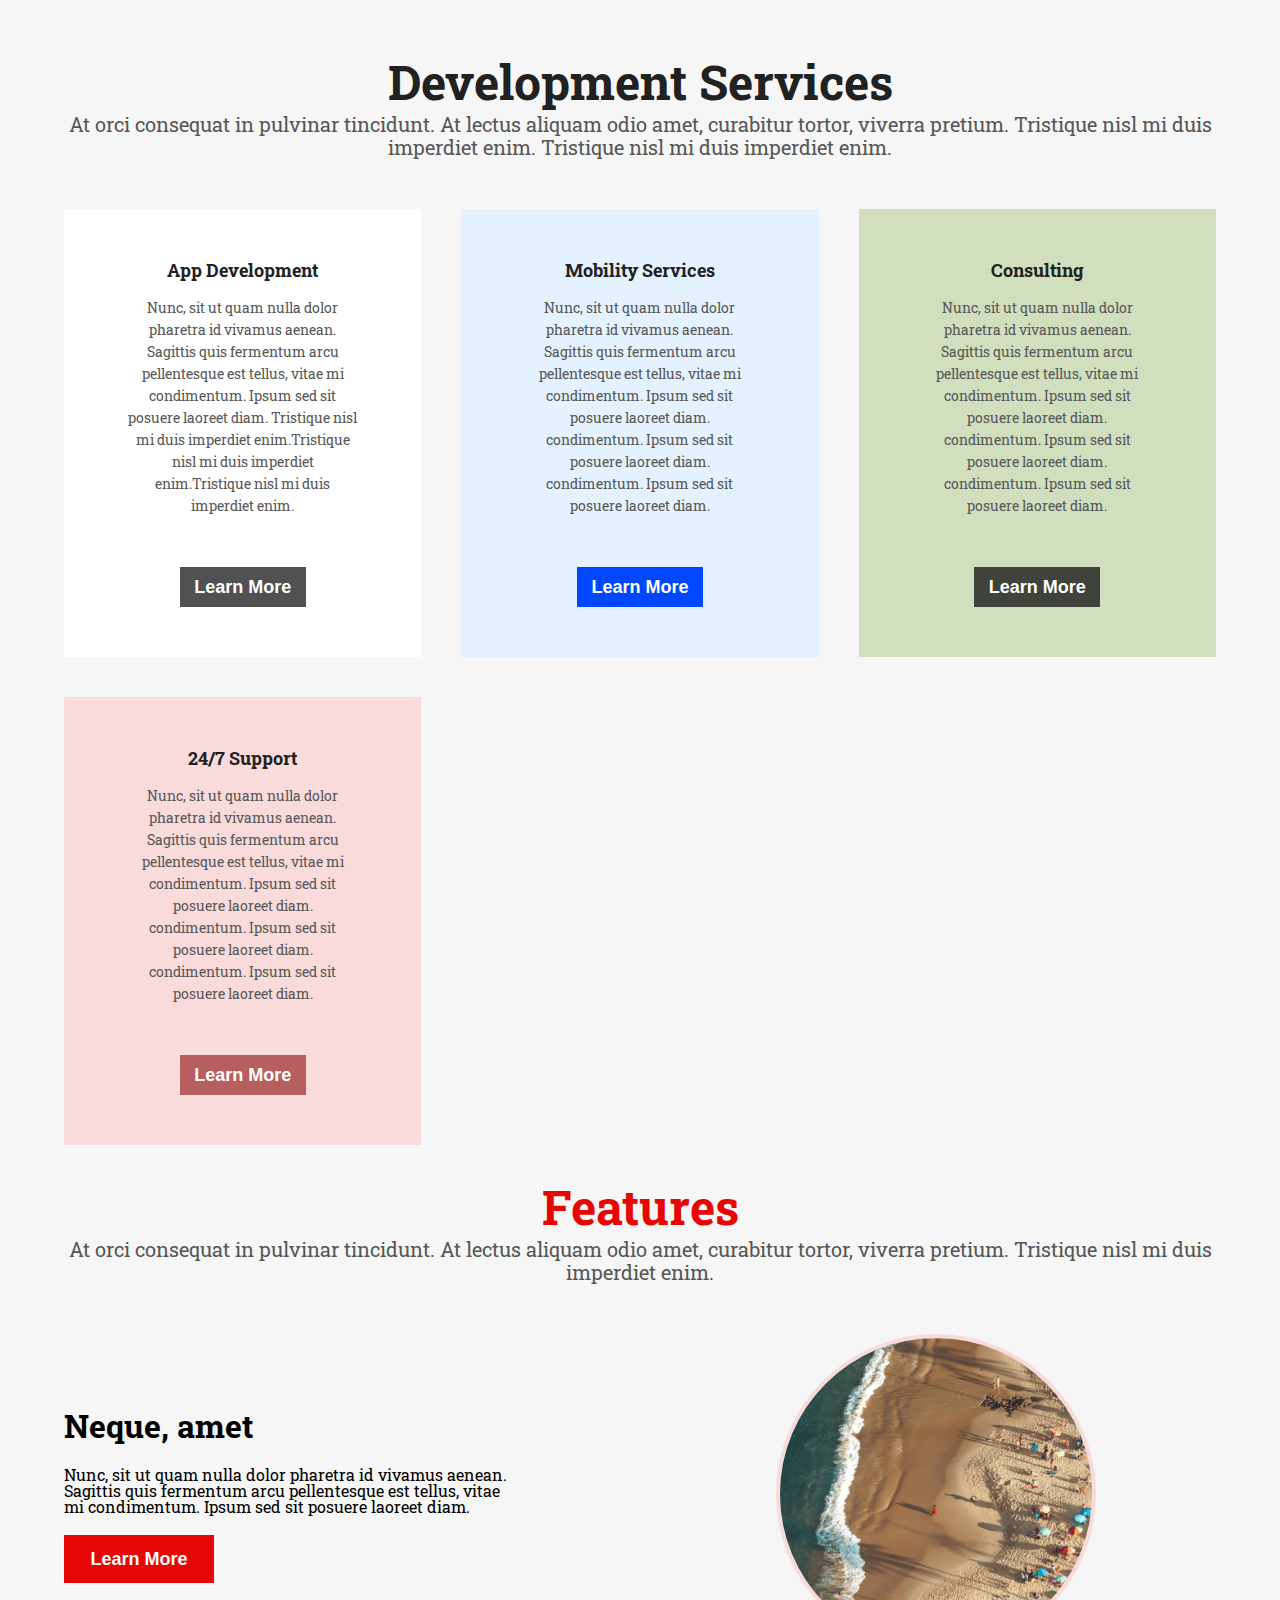
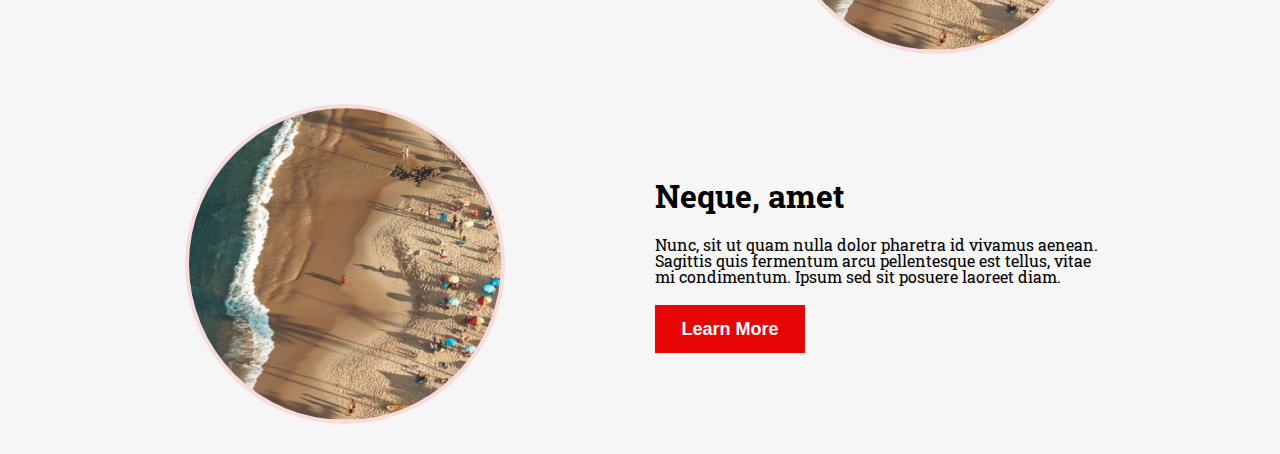
<file: Day1/CSS/bem.html>
<!DOCTYPE html>
<html lang="en">
  <head>
    <meta charset="UTF-8" />
    <meta name="viewport" content="width=device-width, initial-scale=1.0" />
    <!-- <link rel="stylesheet" href="/Day1/CSS/Styles/global.css" /> -->
    <link rel="stylesheet" href="/Day1/CSS/Styles/bem.css" />
    <title>BEM Methodology</title>
  </head>
  <body>
    <div class="bem">
      <section class="services">
        <header class="services__header">
          <h2 class="services__header-heading">Development Services</h2>
          <p class="services__header-paragraph">
            At orci consequat in pulvinar tincidunt. At lectus aliquam odio
            amet, curabitur tortor, viverra pretium. Tristique nisl mi duis
            imperdiet enim. Tristique nisl mi duis imperdiet enim.
          </p>
        </header>
        <div class="services__items">
          <!-- item 1 -->
          <div class="services__items-item">
            <div class="services__items-item-content">
              <h3 class="services__items-item-content-heading">
                App Development
              </h3>
              <p class="services__items-item-content-description">
                Nunc, sit ut quam nulla dolor pharetra id vivamus aenean.
                Sagittis quis fermentum arcu pellentesque est tellus, vitae mi
                condimentum. Ipsum sed sit posuere laoreet diam. Tristique nisl
                mi duis imperdiet enim.Tristique nisl mi duis imperdiet
                enim.Tristique nisl mi duis imperdiet enim.
              </p>
            </div>
            <button class="services__items-item-button">Learn more</button>
          </div>
          <!-- item 2 -->
          <div class="services__items-item">
            <div class="services__items-item-content">
              <h3 class="services__items-item-content-heading">
                Mobility Services
              </h3>
              <p class="services__items-item-content-description">
                Nunc, sit ut quam nulla dolor pharetra id vivamus aenean.
                Sagittis quis fermentum arcu pellentesque est tellus, vitae mi
                condimentum. Ipsum sed sit posuere laoreet diam. condimentum.
                Ipsum sed sit posuere laoreet diam. condimentum. Ipsum sed sit
                posuere laoreet diam.
              </p>
            </div>
            <button class="services__items-item-button">Learn more</button>
          </div>
          <!-- item 3 -->
          <div class="services__items-item">
            <div class="services__items-item-content">
              <h3 class="services__items-item-content-heading">Consulting</h3>
              <p class="services__items-item-content-description">
                Nunc, sit ut quam nulla dolor pharetra id vivamus aenean.
                Sagittis quis fermentum arcu pellentesque est tellus, vitae mi
                condimentum. Ipsum sed sit posuere laoreet diam. condimentum.
                Ipsum sed sit posuere laoreet diam. condimentum. Ipsum sed sit
                posuere laoreet diam.
              </p>
            </div>
            <button class="services__items-item-button">Learn more</button>
          </div>
          <!-- item 4 -->
          <div class="services__items-item">
            <div class="services__items-item-content">
              <h3 class="services__items-item-content-heading">24/7 Support</h3>
              <p class="services__items-item-content-description">
                Nunc, sit ut quam nulla dolor pharetra id vivamus aenean.
                Sagittis quis fermentum arcu pellentesque est tellus, vitae mi
                condimentum. Ipsum sed sit posuere laoreet diam. condimentum.
                Ipsum sed sit posuere laoreet diam. condimentum. Ipsum sed sit
                posuere laoreet diam.
              </p>
            </div>
            <button class="services__items-item-button">Learn more</button>
          </div>
        </div>
      </section>

      <section class="features">
        <header class="features__heading">
          <h2 class="features__heading-heading">Features</h2>
          <p class="features__heading-paragraph">
            At orci consequat in pulvinar tincidunt. At lectus aliquam odio
            amet, curabitur tortor, viverra pretium. Tristique nisl mi duis
            imperdiet enim.
          </p>
        </header>
        <div class="features__items">
          <!-- item 1 -->
          <div class="features__items-item">
            <div class="features__items-item-content">
              <h2 class="features__items-item-content-heading">Neque, amet</h2>
              <p class="features__items-item-content-paragraph">
                Nunc, sit ut quam nulla dolor pharetra id vivamus aenean.
                Sagittis quis fermentum arcu pellentesque est tellus, vitae mi
                condimentum. Ipsum sed sit posuere laoreet diam.
              </p>
              <button class="features__items-item-content-button">
                learn more
              </button>
            </div>
            <div class="features__items-item-image">
              <img
                src="/Day1/CSS/assets/assesment6-1.png"
                alt="feature image 1"
              />
            </div>
          </div>

          <!-- item2 -->
          <div class="features__items-item">
            <div class="features__items-item-content">
              <h2 class="features__items-item-content-heading">Neque, amet</h2>
              <p class="features__items-item-content-paragraph">
                Nunc, sit ut quam nulla dolor pharetra id vivamus aenean.
                Sagittis quis fermentum arcu pellentesque est tellus, vitae mi
                condimentum. Ipsum sed sit posuere laoreet diam.
              </p>
              <button class="features__items-item-content-button">
                learn more
              </button>
            </div>
            <div class="features__items-item-image">
              <img
                src="/Day1/CSS/assets/assesment6-1.png"
                alt="feature image 1"
              />
            </div>
          </div>
        </div>
      </section>
    </div>
  </body>
</html>
</file>
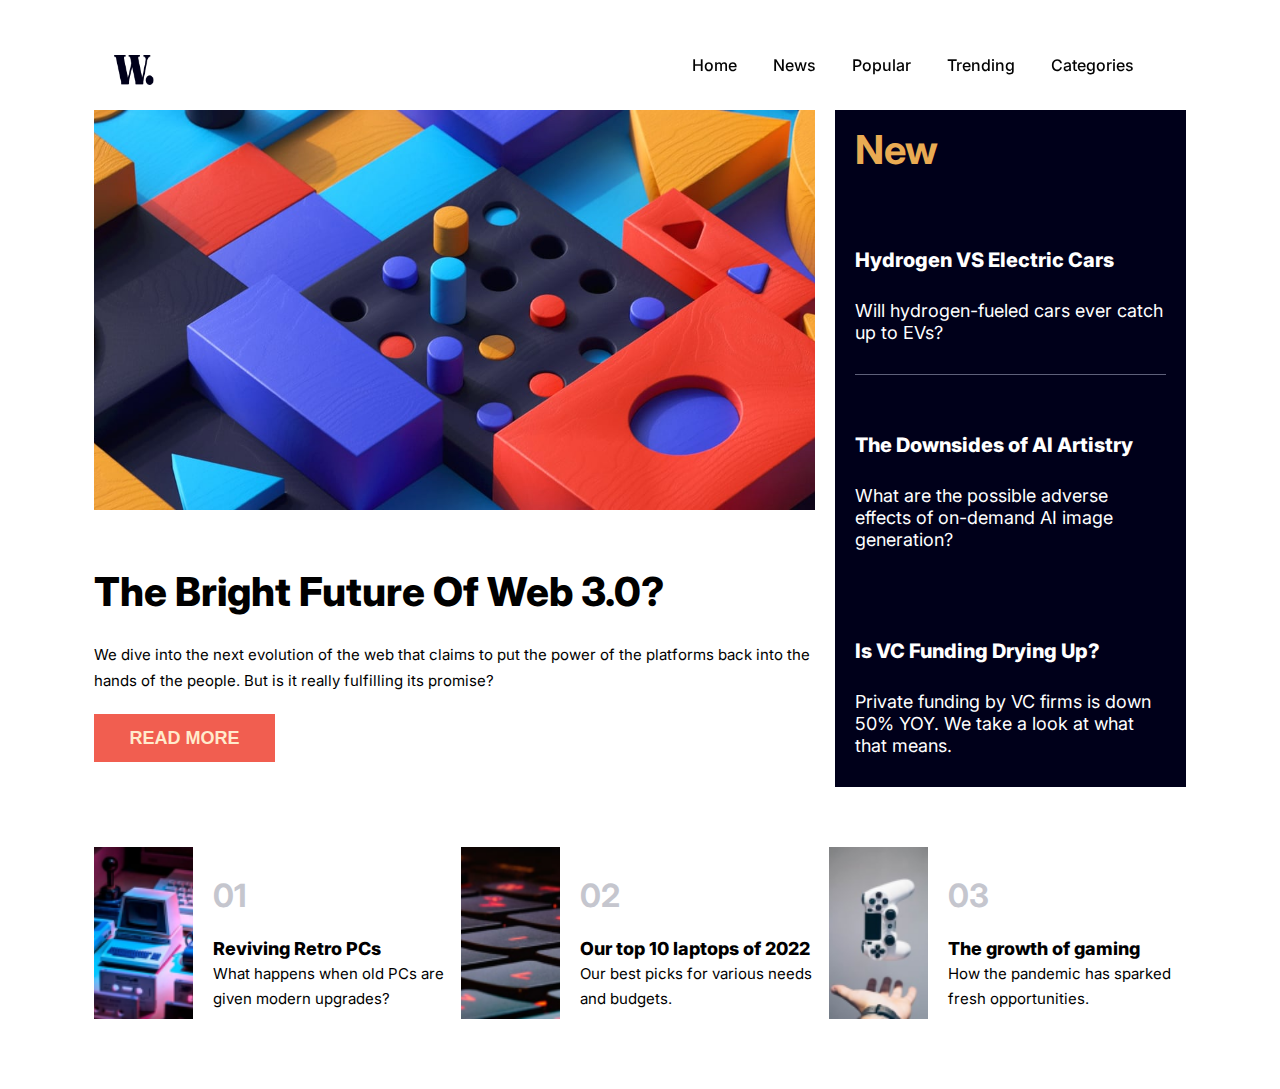
<file: Day1/CSS/landingpage.html>
<!DOCTYPE html>
<html lang="en" dir="ltr">
  <head>
    <meta charset="utf-8" />
    <title>Responsive Navbar</title>
    <meta name="viewport" content="width=device-width, initial-scale=1.0" />
    <link rel="stylesheet" href="/Day1/CSS/Styles/landingpage.css" />
    <!-- Font Awesome Link for Icons -->
    <link
      rel="stylesheet"
      href="https://cdnjs.cloudflare.com/ajax/libs/font-awesome/5.15.3/css/all.min.css"
    />
  </head>

  <body>
    <div class="container">
      <nav class="container__nav">
        <!-- Site logo -->
        <img src="/Day1/CSS/assets/logo/logo.png" alt="logo" />
        <!-- Checkbox for toggling menu -->
        <input type="checkbox" id="check" />

        <!-- Menu icon -->
        <label for="check" class="checkbtn">
          <i class="fas fa-bars"></i>
        </label>

        <!-- Navigation links -->
        <ul class="container__nav__items">
          <div>
            <li class="container__nav__items__child1">
              <input type="checkbox" id="check" />
              <label for="check"
                ><i class="fa fa-times" aria-hidden="true"></i
              ></label>
            </li>
            <li><a class="active" href="#">Home</a></li>
            <li><a href="#">News</a></li>
            <li><a href="#">Popular</a></li>
            <li><a href="#">Trending</a></li>
            <li><a href="#">Categories</a></li>
          </div>
        </ul>
      </nav>
      <section class="web3">
        <!-- image section -->
        <div class="web3__img">
          <img src="/Day1/CSS/assets/images/image4.jpeg" alt="blog image" />
        </div>
        <!-- new section -->
        <div class="web3__new">
          <div class="web__new__items">
            <h2 class="web3__new__heading">New</h2>
            <div class="web3__new__items__item">
              <h2>Hydrogen VS Electric Cars</h2>
              <p>Will hydrogen-fueled cars ever catch up to EVs?</p>
            </div>
            <div class="web3__new__items__item">
              <h2>The Downsides of AI Artistry</h2>
              <p>
                What are the possible adverse effects of on-demand AI image
                generation?
              </p>
            </div>
            <div class="web3__new__items__item">
              <h2>Is VC Funding Drying Up?</h2>
              <p>
                Private funding by VC firms is down 50% YOY. We take a look at
                what that means.
              </p>
            </div>
          </div>
        </div>
        <!-- detail section -->
        <div class="web3__description">
          <h2 class="web3__description__heading">
            The Bright Future of Web 3.0?
          </h2>
          <div class="web3__description__details">
            <p>
              We dive into the next evolution of the web that claims to put the
              power of the platforms back into the hands of the people. But is
              it really fulfilling its promise?
            </p>
            <button class="web3__description__details-button">read more</button>
          </div>
        </div>

        <!-- Listing of the items -->
        <div class="lists">
          <div class="lists__list">
            <div class="lists__list__img">
              <img src="/Day1/CSS/assets/images/image2.png" alt="item image" />
            </div>
            <div class="lists__list__details">
              <h2>01</h2>
              <h3>Reviving Retro PCs</h3>
              <p>What happens when old PCs are given modern upgrades?</p>
            </div>
          </div>
          <div class="lists__list">
            <div class="lists__list__img">
              <img src="/Day1/CSS/assets/images/image3.png" alt="item image" />
            </div>
            <div class="lists__list__details">
              <h2>02</h2>
              <h3>Our top 10 laptops of 2022</h3>
              <p>Our best picks for various needs and budgets.</p>
            </div>
          </div>
          <div class="lists__list">
            <div class="lists__list__img">
              <img src="/Day1/CSS/assets/images/image1.png" alt="item image" />
            </div>
            <div class="lists__list__details">
              <h2>03</h2>
              <h3>The growth of gaming</h3>
              <p>How the pandemic has sparked fresh opportunities.</p>
            </div>
          </div>
        </div>
      </section>
    </div>

    <!-- Section for image -->
    <section></section>
  </body>
</html>
</file>
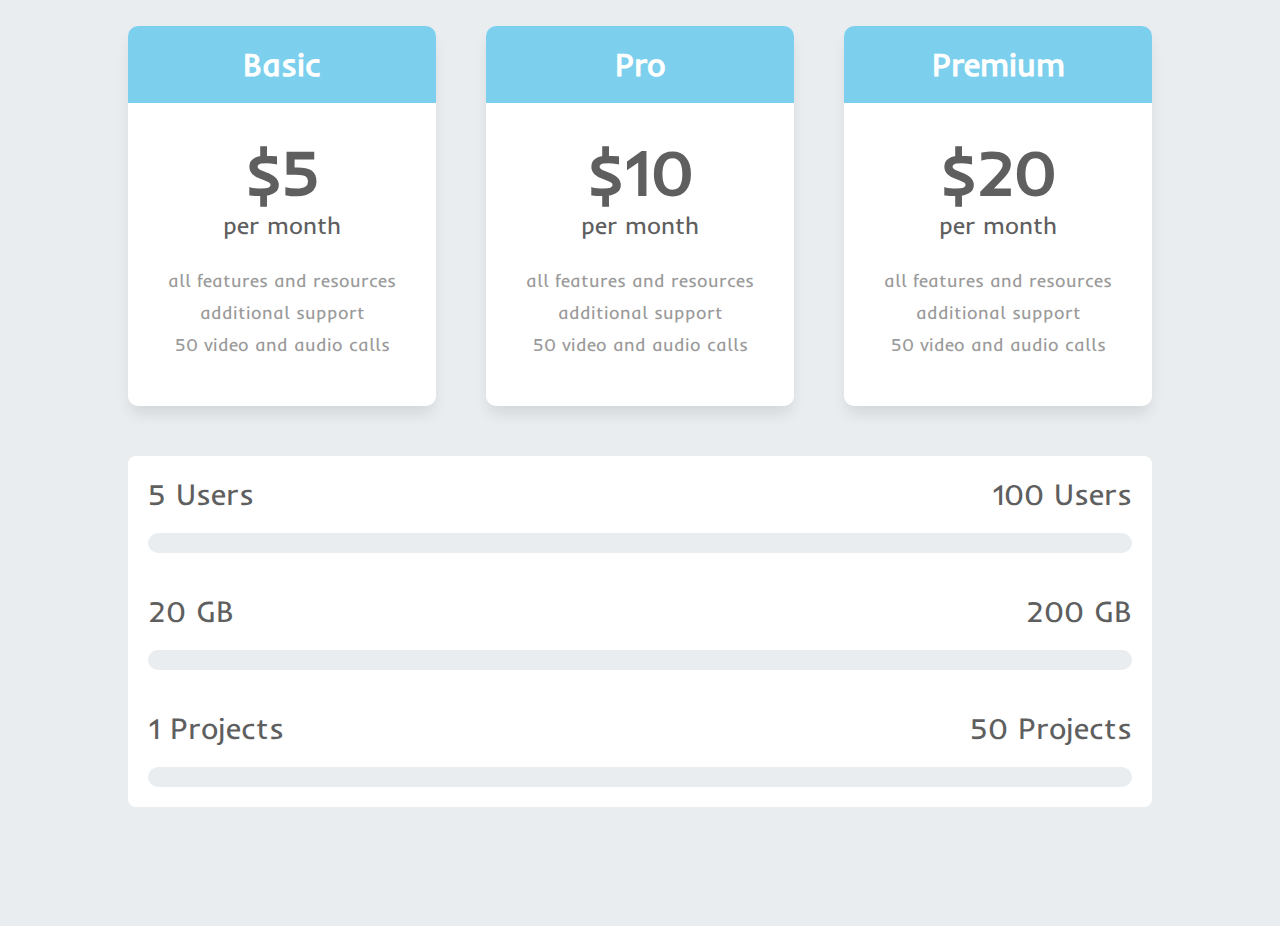
<file: Day1/CSS/plan-card.html>
<!DOCTYPE html>
<html lang="en">
  <head>
    <meta charset="UTF-8" />
    <meta name="viewport" content="width=device-width, initial-scale=1.0" />
    <link rel="stylesheet" href="/Day1/CSS/Styles/plan-card.css" />
    <title>Plan card</title>
  </head>
  <body>
    <div class="plan-card">
      <div class="plan-card__items">
        <div class="plan-card__items__item" id="first-child">
          <h2 class="plan-card__items__item__heading">Basic</h2>
          <div class="plan-card__items__item__price">
            <h2>$5</h2>
            <p>per month</p>
          </div>
          <ul class="plan-card__items__item__features">
            <li>all features and resources</li>
            <li>additional support</li>
            <li>50 video and audio calls</li>
          </ul>
        </div>
        <div class="plan-card__items__item" id="second-child">
          <h2 class="plan-card__items__item__heading">Pro</h2>
          <div class="plan-card__items__item__price">
            <h2>$10</h2>
            <p>per month</p>
          </div>
          <ul class="plan-card__items__item__features">
            <li>all features and resources</li>
            <li>additional support</li>
            <li>50 video and audio calls</li>
          </ul>
        </div>
        <div class="plan-card__items__item" id="third-child">
          <h2 class="plan-card__items__item__heading">Premium</h2>
          <div class="plan-card__items__item__price">
            <h2>$20</h2>
            <p>per month</p>
          </div>
          <ul class="plan-card__items__item__features">
            <li>all features and resources</li>
            <li>additional support</li>
            <li>50 video and audio calls</li>
          </ul>
        </div>
      </div>

      <!-- features section -->
      <div class="plan-card__features">
        <div class="plan-card__features__users">
          <div class="plan-card__features__users-spans">
            <span>5 Users</span>
            <span>100 Users</span>
          </div>
          <div class="plan-card__features__users-progressbar">
            <div class="fill"></div>
          </div>
        </div>
        <div class="plan-card__features__storage">
          <div class="plan-card__features__storage-spans">
            <span>20 GB</span>
            <span>200 GB</span>
          </div>
          <div class="plan-card__features__storage-progressbar">
            <div class="fill"></div>
          </div>
        </div>
        <div class="plan-card__features__projects">
          <div class="plan-card__features__projects-spans">
            <span>1 Projects</span>
            <span>50 Projects</span>
          </div>
          <div class="plan-card__features__projects-progressbar">
            <div class="fill"></div>
          </div>
        </div>
      </div>
    </div>
  </body>
</html>
</file>
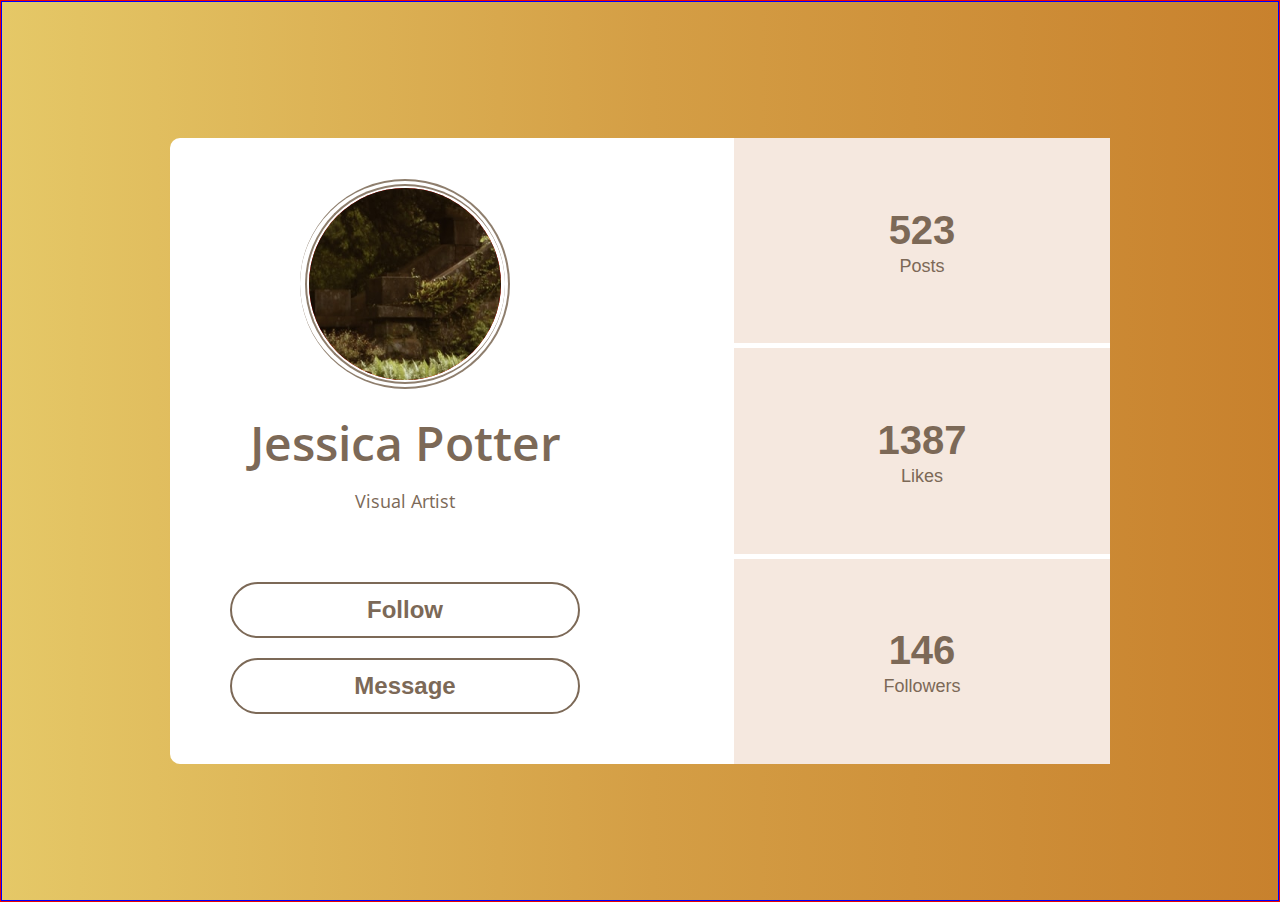
<file: Day1/CSS/profile-card.html>
<!DOCTYPE html>
<html lang="en">
  <head>
    <meta charset="UTF-8" />
    <meta name="viewport" content="width=device-width, initial-scale=1.0" />
    <title>Profile Card</title>
    <link rel="stylesheet" href="/Day1/CSS/Styles/profile-card.css" />
  </head>
  <body>
    <div class="profile-card">
      <div class="profile-card__profile">
        <div class="profile-card__profile__left">
          <div class="profile-card__profile__left-image-container">
            <div class="profile-card__profile__left-image__image-border3">
              <img
                src="/Day1/CSS/assets/assesment6-2.png"
                alt="profile image"
              />
            </div>
            <div class="profile-card__profile__left-image"></div>
            <div class="profile-card__profile__left-image__image"></div>
          </div>
          <div class="profile-card__profile__left-bio">
            <h2 class="profile-card__profile__left-heading">Jessica Potter</h2>
            <p class="profile-card__profile__left-description">Visual Artist</p>
          </div>
          <div class="profile-card__profile__left-socials">
            <button class="profile-card__profile__left-socials__follow">
              follow
            </button>
            <button class="profile-card__profile__left-socials__message">
              message
            </button>
          </div>
        </div>
        <div class="profile-card__profile__right">
          <button class="profile-card__profile__right__posts">
            523
            <p>posts</p>
          </button>
          <button class="profile-card__profile__right__likes">
            1387
            <p>likes</p>
          </button>
          <button class="profile-card__profile__right__followers">
            146
            <p>followers</p>
          </button>
        </div>
      </div>
    </div>
  </body>
</html>
</file>
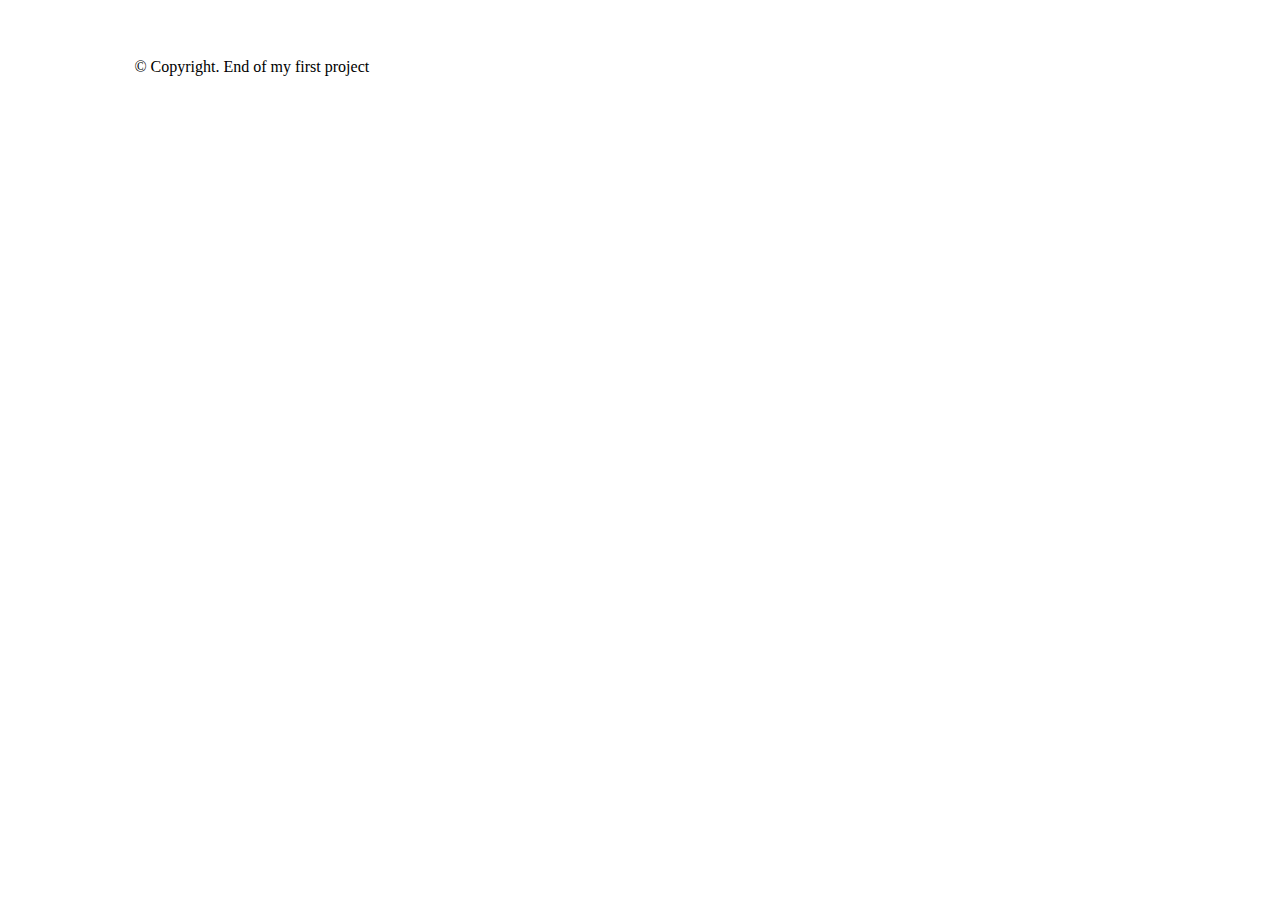
<file: Day1/HTML/Footer/Footer.html>
<!DOCTYPE html>
<html lang="en">
  <head>
    <meta charset="UTF-8" />
    <meta name="viewport" content="width=device-width, initial-scale=1.0" />
    <title>Document</title>
  </head>
  <body>
    <p style="width: 80%;margin: auto; padding: 50px 0px;">© Copyright. End of my first project</p>
  </body>
</html>
</file>
<file: Day1/CSS/Styles/global.css>
@import url("https://fonts.googleapis.com/css2?family=Inter:ital,opsz,wght@0,14..32,100..900;1,14..32,100..900&family=Montserrat:ital,wght@0,100..900;1,100..900&display=swap");
@import url("https://fonts.googleapis.com/css2?family=Inter:ital,opsz,wght@0,14..32,100..900;1,14..32,100..900&family=Montserrat:ital,wght@0,100..900;1,100..900&family=Roboto+Slab:wght@100..900&display=swap");
@import url("https://fonts.googleapis.com/css2?family=Inder&family=Inter:ital,opsz,wght@0,14..32,100..900;1,14..32,100..900&family=Montserrat:ital,wght@0,100..900;1,100..900&family=Roboto+Slab:wght@100..900&display=swap");
@import url("https://fonts.googleapis.com/css2?family=Inder&family=Inter:ital,opsz,wght@0,14..32,100..900;1,14..32,100..900&family=Montserrat:ital,wght@0,100..900;1,100..900&family=Open+Sans:ital,wght@0,300..800;1,300..800&family=Roboto+Slab:wght@100..900&display=swap");

*,
::before,
::after {
  padding: 0px;
  margin: 0px;
  box-sizing: border-box;
  font-size: 18px;
  line-height: 22px;
}

:root {
  --white-color: #ffffff;
  --black-color: #000000;
  /* landing page */
  --dark-blue: #00001a;
  --hover-color: #e9ab53;
  --breakdown-color: #5e607a;
  --button-color: #f15e50;
  --text-color: #ffebcc;

  /* end of landing page */

  /* price card */
  --background-grey: #e9edef;
  --progressbar-color: transparent;
  /* end of price card */
  --red-color: #e70606;
  --profile-card-color: #7c6957;
  --grey-color: #d9d9d9;
  --background-color: #3a3a3a;
  --lightgrey-color: #575757;
  --title-color: #212121;
  --muted-blue: #e4f2ff;
  --green-blue: #d1dfbf;
  --light-pink: #f9dbdb;
  --second-button-color: #0047ff;
  --first-button-color: #515151;
  --third-button-color: #40433c;
  --fourth-button-color: #b75f5f;

  /* profile card color */

  --profile-btn-bg-primary-color: #f5e8df;
  --profile-btn-bg-hover-color: #cbbfb6;
}

/* styles for assesment 6 */

.container {
  min-height: 100vh;
  width: 100vw;
  overflow: hidden;
  font-family: "Inter", sans-serif;

  h2 {
    padding: 30px 0px;
    font-size: 28px;
  }

  /* assesment 1 */
  .assesment1 {
    border: 1px solid red;
    border-radius: 10px;
    padding: 20px;
    list-style: none;

    li {
      line-height: 30px;
      /* using :hover selector for li */
      &:hover {
        text-decoration: underline;
      }
    }

    /* selecting form input field in focus mode */

    input:focus {
      outline: none;
      border: 1px solid blue;
      padding: 10px;
      width: 50%;
    }

    /* disabled button */
    button {
      padding: 10px;
      text-transform: capitalize;
    }
    button:disable {
      opacity: 0.8;
    }
    /* apart form this, we can use so many other form selectors based on their validaton status such as  */
    /* input:valid {
      border: 2px solid green;
    }

    input:invalid {
      border: 2px solid red;
    } */

    /* Level 4 Selectors: */

    /*  :is() — A function that matches any selector passed to it.
        :where() — Similar to :is(), but with zero specificity.
        :not() — Negates a selector.
          Example:

                :is(h1, h2, h3) {
                 color: blue;
                 }
                  a:not([href]) {
                  color: gray;
                     }
        } */
  }

  /* assesment 2 */
  .padding {
    border: 1px solid red;
    border-radius: 10px;
    /* regular padding example */
    .regular {
      padding-top: 20px;
      padding-left: 10px;
      padding-bottom: 30px;
      padding-right: 50px;
    }

    /* logical padding example */
    .logical {
      padding-inline: 50px;
      padding-block: 40px;
    }
  }

  /* assesment 3 */
  .box-sizing {
    /* border: 1px solid red; */
    display: flex;
    flex-direction: column;
    gap: 20px;

    .content-box {
      width: 200px;
      border: 10px solid black;
      padding: 20px;
      box-sizing: content-box;
      /* width = 200px + 10px + 20px*/
    }

    .border-box {
      width: 200px;
      padding: 20px;
      border: 10px solid black;
      box-sizing: border-box;
      /* width = 200px */
    }
  }

  /* assesment 5 */
  .inline-block-wrapper {
    height: 200px;
    width: 100%;
    /* by setting the font-size: 0; we can remove the whitespace between two inline-block element */
    font-size: 0;

    .inline,
    .block {
      background-color: green;
      /* border: 1px solid red; */
      display: inline-block;
      width: 200px;
      height: 200px;
      padding: 20px;
      font-size: 20px;
      color: var(--white-color);
      text-transform: capitalize;
    }
  }

  /* assesment 6 */
  .d-flex {
    display: flex;
    flex-direction: column;
    gap: 50px;
    font-family: "Roboto Slab", serif;

    .img-left,
    .img-right {
      display: flex;
      flex-direction: column;
      gap: 30px;
      align-items: center;

      div.desc {
        order: 1;
        padding: 0px 15px;
      }

      .img-wrapper {
        height: 275px;
        width: 100%;
        overflow: hidden;
        order: 2;
        img {
          height: auto;
          object-fit: cover;
          object-position: top;
        }
      }

      div > h2 {
        font-size: 28px;
        font-weight: 600;
      }
      div > p {
        font-size: 18px;
        line-height: 24px;
      }
    }
  }

  /* assesment 7 */

  .d-grid {
    padding: 0px 10px;
    min-height: 100vh;
    width: 100%;
    display: grid;
    grid-template-columns: repeat(5, 1fr);
    gap: 20px;

    header,
    footer {
      background-color: var(--black-color);

      p,
      h3 {
        color: var(--white-color);
        text-align: center;
        padding: 10px;
        font-weight: 600;
        font-size: 18px;
      }
    }

    aside.left,
    nav,
    main {
      background-color: var(--grey-color);
      color: var(--black-color);
      font-weight: 600;
    }

    aside.left,
    nav,
    main,
    footer,
    aside.right,
    header {
      display: flex;
      justify-content: center;
      align-items: center;
      text-align: center;
      font-weight: 600;
    }

    header {
      order: 1;
      grid-column: 1 / span 5;
      text-align: center;
    }

    nav {
      order: 2;
      grid-column: 1 / span 5;
    }
    main {
      order: 3;
      grid-column: 1 / span 5;
      grid-row: 3 / span 7;
    }
    aside.right {
      order: 4;
      background-color: #755e7b;
      color: var(--white-color);
      text-align: center;
      grid-column: 1 / span 5;
    }
    aside.left {
      order: 5;
      grid-column: 1 / span 5;
    }
    footer {
      order: 6;
      grid-column: 1 / span 5;
    }
  }

  /* assesment 9 */

  .check-list-wrapper {
    padding: 0px 10px;
    min-height: 40vh;
    height: 100%;

    ul {
      height: 100%;
      /* removing the default listing style so that we can add it through pseudo class  */
      list-style: none;
      display: flex;
      flex-direction: column;
      gap: 20px;

      li::before {
        content: "\2713";
        background-color: var(--black-color);
        color: var(--white-color);
        height: 10px;
        width: 10px;
        padding: 5px;
        margin-right: 10px;
        border-radius: 100%;
        font-size: 14px;
      }
      li:hover {
        text-decoration: underline;
      }
    }
  }

  /* assesment  10*/
  .clamp-wrapper {
    padding: 0px 10px;
    .clamp {
      h2 {
        font-size: clamp(2rem, 2.5vw, 4rem);
      }
      p {
        font-size: clamp(1rem, 1.2vw, 2rem);
        line-height: 2rem;
      }
    }
    .min-max {
      margin-top: 30px;

      h2 {
        font-size: clamp(1rem, 2.5vw, 2rem);
        line-height: 2rem;
      }
      p {
        border: 1px solid red;
        padding: 10px;
        width: max(320px, 90%);
        font-size: clamp(1rem, 1.2vw, 2rem);
        line-height: 2rem;
      }
    }
  }

  /* assesment 11 */
  .animated-shape {
    width: 200px;
    height: 200px;
    background-color: #3498db;
    margin: 50px auto;
    animation: morphShape 3s infinite alternate;
  }

  /* assesment 12 */
  .tooltip-wrapper {
    .tooltip-container {
      display: flex;
      align-items: center;
      justify-content: center;
      gap: 100px;
      padding: 50px 0px;
      position: relative;

      .icons:hover {
        .warning-tooltip,
        .fingerprint-tooltip,
        .cow-tooltip {
          opacity: 1;
          pointer-events: auto;
          top: -20px;
        }
      }

      #fingerprint:hover {
        fill: red;
        cursor: pointer;
      }

      .icons {
        .warning-tooltip,
        .fingerprint-tooltip,
        .cow-tooltip {
          padding: 10px 20px;
          margin-bottom: 10px;
          border-radius: 4px;
          width: 150px;
          text-align: center;
          position: absolute;
          top: 0px;
          color: var(--white-color);
          opacity: 0;
          pointer-events: none;
          font-weight: 800;
          transition: all 0.4s cubic-bezier(0.68, -0.55, 0.265, 1.55);
        }
        .warning-tooltip {
          background-color: var(--black-color);
        }
        .fingerprint-tooltip {
          background-color: red;
        }
        .cow-tooltip {
          background-color: var(--black-color);
        }
      }

      .background-image {
        height: 24px;
        width: 24px;
        background-image: url("/Day1/CSS/assets/icons/animal.png");
        background-size: contain;
        background-repeat: no-repeat;

        &:hover {
          cursor: pointer;
        }
      }

      .tooltip-icon:hover {
        cursor: pointer;
      }
    }
  }
}

@keyframes morphShape {
  0% {
    border-radius: 100%;
    transform: scale(0.2);
    background-color: lightgreen;
  }
  50% {
    border-radius: 50%;
    background-color: grey;
  }
  100% {
    border-radius: 0;
    background-color: pink;
  }
}

@media screen and (min-width: 576px) {
  .container {
    .d-grid {
      aside.left {
        order: 3;
        grid-row: 3 / span 7;
        grid-column: 1;
      }
      main {
        order: 4;
        grid-column: 2 / span 4;
      }
      aside.right {
        order: 6;
        grid-column: 5;
      }
      footer {
        order: 5;
        grid-column: 1 / span 4;
      }
    }
  }
}

@media screen and (min-width: 768px) {
  .container {
    padding: 30px;
    .d-flex {
      width: 1290px;
      margin: auto;

      .img-left,
      .img-right {
        flex-direction: row;
        overflow: hidden;

        .img-wrapper {
          height: 380px;
          overflow: hidden;

          img {
            height: 100%;
            width: 100%;
          }
        }

        div > h2 {
          font-size: 40px;
          line-height: 40px;
        }
        div > p {
          font-size: 20px;
        }
      }

      .img-left {
        .img-wrapper {
          order: 1;
        }
        div.desc {
          order: 2;
        }
      }
    }
  }
}

@media screen and (min-width: 1200px) {
  .container {
    .d-grid {
      aside.left {
        order: 2;
        grid-row: 2 / span 8;
      }

      nav {
        order: 3;
        grid-column: 2 / 5;
      }

      main {
        order: 5;
        grid-column: 2 / 5;
      }

      aside.right {
        order: 4;
        grid-row: 2 / span 8;
      }
      footer {
        order: 6;
        grid-column: 1 / 6;
      }
    }
  }
}
</file>
<file: Day1/CSS/Styles/bem.css>
/* @import url("./global.css"); */
@import url("/Day1/CSS/Styles/global.css");

body {
  border: var(--black-color);
  background-color: #f6f6f6;
  font-family: "Roboto Slab", serif;
}

.bem {
  min-height: 100vh;
  height: 100%;
  width: 90%;
  margin: auto;

  .services {
    height: fit-content;
    display: flex;
    flex-direction: column;
    align-items: center;
    justify-content: center;
    gap: 50px;
    margin-top: 50px;

    .services__header {
      width: 100%;
      text-align: center;

      .services__header-heading {
        font-size: 48px;
        font-weight: 700;
        line-height: 63px;
        text-transform: capitalize;
        color: var(--title-color);
      }
      .services__header-paragraph {
        font-weight: 400;
        font-size: 20px;
        line-height: 23px;
        color: var(--lightgrey-color);
      }
    }

    .services__items {
      width: 100%;
      display: grid;
      height: fit-content;
      grid-template-columns: repeat(1, 1fr);
      gap: 40px;

      .services__items-item {
        /* border: 1px solid red; */
        display: flex;
        flex-direction: column;
        align-items: center;
        justify-content: space-between;
        gap: 50px;
        text-align: center;
        padding: 50px 20px;

        .services__items-item-content {
          padding: 0px 40px;

          .services__items-item-content-heading {
            color: var(--title-color);
            font-size: 18px;
            font-weight: 700;
            line-height: 23px;
            padding-bottom: 15px;
          }
          .services__items-item-content-description {
            font-size: 14px;
            color: var(--lightgrey-color);
            line-height: 22px;
            font-weight: 400;
          }
        }
        .services__items-item-button {
          width: fit-content;
          height: 40px;
          width: 126px;
        }

        &:first-child,
        &:nth-child(2),
        &:nth-child(3),
        &:nth-child(4) {
          .services__items-item-button {
            color: var(--white-color);
            font-weight: 700;
            border: none;
            text-transform: capitalize;
          }
        }

        &:first-child {
          background-color: var(--white-color);

          .services__items-item-button {
            background-color: var(--first-button-color);
            color: var(--white-color);
            font-weight: 700;
            border: none;
          }
        }
        &:nth-child(2) {
          background-color: var(--muted-blue);

          .services__items-item-button {
            background-color: var(--second-button-color);
          }
        }
        &:nth-child(3) {
          background-color: var(--green-blue);
          .services__items-item-button {
            background-color: var(--third-button-color);
          }
        }
        &:nth-child(4) {
          background-color: var(--light-pink);

          .services__items-item-button {
            background-color: var(--fourth-button-color);
          }
        }
      }
    }
  }

  .features {
    height: fit-content;
    display: flex;
    flex-direction: column;
    align-items: center;
    justify-content: center;
    margin-top: 30px;
    gap: 50px;

    .features__heading {
      width: 100%;
      text-align: center;
      .features__heading-heading {
        font-size: 48px;
        font-weight: 700;
        line-height: 63px;
        text-transform: capitalize;
        color: var(--red-color);
      }

      .features__heading-paragraph {
        font-weight: 400;
        font-size: 20px;
        line-height: 23px;
        color: var(--lightgrey-color);
      }
    }

    .features__items {
      display: flex;
      flex-direction: column;
      align-items: center;
      justify-content: center;
      gap: 50px;
      padding-bottom: 30px;

      .features__items-item {
        display: grid;
        grid-template-columns: repeat(1, 1fr);
        gap: 30px;
        align-items: center;
        justify-content: center;

        .features__items-item-content {
          text-align: center;
          order: 2;
          .features__items-item-content-heading {
            font-size: 32px;
            font-weight: 700;
            line-height: 42px;
          }
          .features__items-item-content-paragraph {
            font-size: 16px;
            font-weight: 400;
            line-height: 16px;
            padding-top: 20px;
          }
          .features__items-item-content-button {
            height: 48px;
            width: 150px;
            margin-top: 20px;
            text-transform: capitalize;
            border: none;
            background-color: var(--red-color);
            color: var(--white-color);
            font-weight: 700;
          }
        }

        .features__items-item-image {
          border: 4px solid #f9dbdb;
          order: 1;
          width: 250px;
          height: 250px;
          overflow: hidden;
          margin: auto;

          border-radius: 100%;
          img {
            object-fit: cover;
            height: 100%;
            width: 100%;
          }
        }
      }
    }
  }
}

@media screen and (min-width: 768px) {
  .bem {
    .services {
      .services__items {
        grid-template-columns: repeat(2, 1fr);
      }
    }

    .features {
      .features__items {
        .features__items-item {
          grid-template-columns: repeat(2, 1fr);
          .features__items-item-content {
            text-align: start;
            padding-right: 20%;
          }
          .features__items-item-image {
            height: 320px;
            width: 320px;
          }

          &:first-child {
            .features__items-item-content {
              order: 1;
            }
            .features__items-item-image {
              order: 2;
            }
          }
        }
      }
    }
  }
}

@media screen and (min-width: 1024px) {
  .bem {
    .services {
      .services__items {
        grid-template-columns: repeat(3, 1fr);
      }
    }
    .features {
      .features__items {
        .features__items-item {
          .features__items-item-image {
            height: 320px;
            width: 320px;
          }
        }
      }
    }
  }
}

@media screen and (min-width: 1440px) {
  .bem {
    .services {
      .services__items {
        grid-template-columns: repeat(4, 1fr);
      }
    }
  }
}
</file>
<file: Day1/CSS/Styles/landingpage.css>
@import url("./global.css");

/* Google Fonts Link */
@import url("https://fonts.googleapis.com/css2?family=Montserrat:ital,wght@0,100..900;1,100..900&display=swap");

body {
  font-family: "Montserrat", sans-serif;
}
.container {
  /* border: 1px solid red; */
  width: 90%;
  margin: auto;
}
nav.container__nav {
  /* background: #0082e6; */
  height: 80px;
  width: 100%;
  display: flex;
  align-items: center;
  justify-content: space-between;

  img {
    padding-left: 20px;
    height: 30px;
    width: 60px;
  }
}

.container__nav .container__nav__items li a {
  color: white;
  font-size: 17px;
  padding: 7px 13px;
  border-radius: 3px;
  text-transform: capitalize;
  font-weight: 500;
  color: #5e607a;
}

a.active,
a:hover {
  background: #1b9bff;
  transition: 0.5s;
}

.checkbtn {
  font-size: 22px;
  color: var(--black-color);
  float: right;
  line-height: 80px;
  margin-right: 30px;
  cursor: pointer;
  display: none;
}

#check {
  display: none;
}

/* responsiveness */
.checkbtn {
  display: block;
}

.container__nav__items {
  position: fixed;
  width: 100%;
  height: 100vh;
  background: var(--black-color);
  top: 0px;
  right: -100%;
  transition: all 0.5s;
  z-index: 99;
  opacity: 0.99;
  padding: 20%;

  div {
    background-color: var(--white-color);
    color: var(--black-color);
    height: 100%;
    width: 100%;
    position: fixed;
    padding-left: 10px;
    top: 0;
    opacity: 1;
  }
}

.container__nav .container__nav__items li {
  display: block;
  margin: 40px 0;
  line-height: 30px;
}

.container__nav__items .container__nav__items__child1 {
  text-align: end;
  display: flex;

  padding-right: 95px;
  padding-bottom: 50px;

  label {
    background-color: #f15e50;
    color: var(--white-color);
    padding: 10px 15px;
    border-radius: 100%;
  }
}
.container__nav .container__nav__items li a {
  font-size: 20px;
  color: var(--black-color);
  list-style: none;
  text-decoration: none;
}

a:hover,
a.active {
  background: none;
  color: #0082e6;
}

#check:checked ~ .container__nav__items {
  right: 0;
}

.container__nav .container__nav__items li a {
  font-size: 16px;
}

/* web3.0 */
.web3 {
  display: flex;
  flex-direction: column;

  .web3__img {
    overflow: hidden;
    height: 300px;
    width: 343px;
    order: 1;

    img {
      height: 100%;
      width: 100%;
      object-fit: cover;
      object-position: top;
    }
  }

  /* New section styles */
  .web3__new {
    order: 4;
    .web3__new__heading {
      color: var(--hover-color);
      font-weight: 700;
      font-size: 40px;
      line-height: 40px;
      padding: 20px 20px;
    }
    .web__new__items {
      display: flex;
      flex-direction: column;
      background-color: var(--dark-blue);
      /* gap: 10px; */

      .web3__new__items__item {
        margin: 0px 20px;
        display: flex;
        flex-direction: column;
        padding: 20px 0px;

        h2 {
          font-size: 20px;
          font-weight: 800;
          line-height: 40px;
          color: var(--white-color);
          &:hover {
            color: var(--hover-color);
            transition: all 500ms ease-in-out;
          }
        }
        p {
          color: var(--white-color);
          font-weight: 400;
          margin-top: -10px;
          margin-bottom: 10px;
        }
        &:first-child,
        &:nth-child(2) {
          border-bottom: 1px solid var(--breakdown-color);
        }
      }
    }
  }

  /* the bright future of web 3.0 */
  .web3__description {
    order: 2;
    .web3__description__heading {
      font-size: 40px;
      line-height: 40px;
      font-weight: 800;
      text-transform: capitalize;
      color: var(--dark-bluek);
    }
    .web3__description__details {
      p {
        font-weight: 400;
        font-size: 15px;
        line-height: 26px;
        letter-spacing: 0.2%;
        margin-bottom: 20px;
      }
      button {
        height: 48px;
        width: 181px;
        text-transform: uppercase;
        font-weight: 700;
        background-color: var(--button-color);
        border: none;
        color: var(--text-color);

        &:hover {
          background-color: var(--dark-blue);
          transition: all 500ms ease-in-out;
        }
      }
    }
  }

  /* lists */
  .lists {
    display: flex;
    flex-direction: column;
    gap: 30px;
    padding: 40px 0px;
    order: 3;

    .lists__list {
      display: grid;
      grid-template-columns: repeat(3, 1fr);
      align-items: center;
      gap: 10px;

      .lists__list__img {
        grid-column: 1;
        overflow: hidden;
        height: 172px;
        width: 100px;

        img {
          object-fit: cover;
          object-position: top;
          height: 100%;
          width: 100%;
        }
      }

      .lists__list__details {
        grid-column: 2 / span 3;
        h2 {
          color: #c5c6ce;
          font-weight: 700;
          font-size: 32px;
        }
        h3 {
          font-size: 18px;
          font-weight: 800;
          line-height: 24px;
        }
        p {
          font-size: 15px;
          font-weight: 400;
          line-height: 25px;
        }
      }
    }
  }
}

@media screen and (min-width: 375px) {
  .web3 {
    .web3__img {
      width: 100%;
      height: 300px;
    }
  }
}

@media screen and (min-width: 460px) {
  .container__nav__items {
    padding-left: 10%;
  }
}

@media screen and (min-width: 768px) {
  .checkbtn {
    display: none;
  }
  .container__nav__items {
    display: flex;
    align-items: center;
    height: fit-content;
    div {
      background-color: transparent;
      height: fit-content;
      margin-top: 40px;
      display: flex;
      justify-content: flex-end;
      right: 10%;
      /* border: 1px solid red; */
    }
  }

  .container__nav .container__nav__items li {
    display: inline-block;
    align-items: center;
    justify-content: flex-end;
    line-height: 50px;
    margin: 0 5px;
  }
  .container__nav__items .container__nav__items__child1 {
    display: none;
    background-color: transparent;
    padding: 0px;
    display: none;

    label {
      padding: 0px;
      display: none;
      background-color: transparent;
    }
  }

  /* web 3 */
  .web3 {
    display: grid;
    grid-template-columns: repeat(3, 1fr);
    gap: 20px;

    .web3__img {
      order: 1;
      grid-column: 1 / span 2;
      height: 400px;
    }

    .web3__new {
      order: 2;
      grid-column: 3;
      grid-row: 1 / span 3;
    }
    .web3__description {
      order: 3;
      grid-column: 1 / span 2;
      grid-row: 2 / 4;
    }
    .lists {
      order: 4;
      display: grid;
      grid-template-columns: repeat(3, 1fr);
      gap: 10px;
      grid-column: 1 / span 3;

      .lists__list{
        gap: 20px;
        .lists__list__img{
          width: 100%;
        }
      }
    }
  }
}
</file>
<file: Day1/CSS/Styles/plan-card.css>
@import url("./global.css");

:root {
  --progress-width: 0%;
  --color: #7dd0ed;
}

body {
  min-height: 100vh;
  height: 100%;
  width: 100%;
  background-color: var(--background-grey);
  font-family: "Inder", sans-serif;
}

.plan-card {
  width: 80%;
  height: 100%;
  margin: 2% auto;
  display: flex;
  flex-direction: column;
  gap: 50px;

  .plan-card__items {
    display: grid;
    grid-template-columns: repeat(1, 1fr);
    gap: 50px;

    .plan-card__items__item {
      background-color: var(--white-color);
      overflow: hidden;
      text-align: center;
      display: flex;
      flex-direction: column;
      gap: 30px;
      padding-bottom: 50px;
      border-radius: 10px;
      box-shadow: 0px 10px 15px -3px rgba(0, 0, 0, 0.1);
      transition: all 300ms ease-in-out;

      .plan-card__items__item__heading {
        background-color: #7dd0ed;
        height: 77px;
        line-height: 77px;
        font-size: 32px;
        font-weight: 800;
        color: var(--white-color);
      }

      .plan-card__items__item__price {
        h2 {
          font-weight: 700;
          font-size: 64px;
          line-height: 77px;
          color: #5f5f5f;
        }
        p {
          font-size: 24px;
          font-weight: 400;
          line-height: 30px;
          color: #5f5f5f;
        }
      }

      .plan-card__items__item__features {
        list-style: none;
        display: flex;
        flex-direction: column;
        gap: 10px;

        li {
          color: #9a9a9a;
          font-size: 18px;
        }
      }

      /* Hover effect for each item */
      &:hover {
        scale: 1.1;
        transition: all 300ms ease-in-out;

        .plan-card__items__item__heading {
          background-color: #27a6d2;
          transition: all 500ms ease-in-out;
        }

        .plan-card__items__item__price {
          h2 {
            color: #27a6d2;
            transition: all 500ms ease-in-out;
          }
          p {
            color: #27a6d2;
            transition: all 500ms ease-in-out;
          }
        }
      }
    }
  }

  .plan-card__features {
    background-color: #ffffff;
    height: fit-content;
    border-radius: 8px;

    .plan-card__features__users,
    .plan-card__features__storage,
    .plan-card__features__projects {
      padding: 20px;
      display: flex;
      flex-direction: column;
      gap: 20px;

      .plan-card__features__users-spans,
      .plan-card__features__storage-spans,
      .plan-card__features__projects-spans {
        display: flex;
        justify-content: space-between;

        span {
          font-size: 30px;
          font-weight: 400;
          line-height: 37px;
          color: #5f5f5f;
        }
      }

      .plan-card__features__users-progressbar,
      .plan-card__features__storage-progressbar,
      .plan-card__features__projects-progressbar {
        background-color: #e9edef;
        border-radius: 20px;
        overflow: hidden;
        height: 20px;

        .fill,
        .fill {
          width: var(--progress-width);
          height: 100%;
          border-radius: 20px;
          background-color: var(--color);
        }
      }
    }
  }
}

.plan-card__items:has(#first-child:hover)
  ~ .plan-card__features
  .plan-card__features__users
  .plan-card__features__users-progressbar
  .fill {
  --progress-width: 15%;
  animation: usersbar 3s alternate;
}

@keyframes usersbar {
  0% {
    width: 0%;
  }
  100% {
    width: 15%;
  }
}

.plan-card__items:has(#first-child:hover)
  ~ .plan-card__features
  .plan-card__features__storage
  .plan-card__features__storage-progressbar
  .fill {
  --progress-width: 30%;
  animation: storage 3s alternate;
}

@keyframes storage {
  0% {
    width: 0%;
  }
  100% {
    width: 30%;
  }
}

.plan-card__items:has(#first-child:hover)
  ~ .plan-card__features
  .plan-card__features__projects
  .plan-card__features__projects-progressbar
  .fill {
  --progress-width: 10%;
  animation: projects 3s alternate;
}

@keyframes projects {
  0% {
    width: 0%;
  }
  100% {
    width: 10%;
  }
}

/* second child hover */
.plan-card__items:has(#second-child:hover)
  ~ .plan-card__features
  .plan-card__features__users
  .plan-card__features__users-progressbar
  .fill {
  --progress-width: 30%;
  animation: usersbar2 3s alternate;
}

@keyframes usersbar2 {
  0% {
    width: 0%;
  }
  100% {
    width: 30%;
  }
}

.plan-card__items:has(#second-child:hover)
  ~ .plan-card__features
  .plan-card__features__storage
  .plan-card__features__storage-progressbar
  .fill {
  --progress-width: 50%;
  animation: storage2 3s alternate;
}

@keyframes storage2 {
  0% {
    width: 0%;
  }
  100% {
    width: 50%;
  }
}

.plan-card__items:has(#second-child:hover)
  ~ .plan-card__features
  .plan-card__features__projects
  .plan-card__features__projects-progressbar
  .fill {
  --progress-width: 80%;
  animation: projects2 3s alternate;
}

@keyframes projects2 {
  0% {
    width: 0%;
  }
  100% {
    width: 80%;
  }
}

/* premium hover */
.plan-card__items:has(#third-child:hover)
  ~ .plan-card__features
  .plan-card__features__users
  .plan-card__features__users-progressbar
  .fill {
  --progress-width: 100%;
  animation: usersbar3 3s alternate;
}

@keyframes usersbar3 {
  0% {
    width: 0%;
  }
  100% {
    width: 100%;
  }
}

.plan-card__items:has(#third-child:hover)
  ~ .plan-card__features
  .plan-card__features__storage
  .plan-card__features__storage-progressbar
  .fill {
  --progress-width: 100%;
  animation: storage3 3s alternate;
}

@keyframes storage3 {
  0% {
    width: 0%;
  }
  100% {
    width: 100%;
  }
}

.plan-card__items:has(#third-child:hover)
  ~ .plan-card__features
  .plan-card__features__projects
  .plan-card__features__projects-progressbar
  .fill {
  --progress-width: 100%;
  animation: projects3 3s alternate;
}

@keyframes projects3 {
  0% {
    width: 0%;
  }
  100% {
    width: 100%;
  }
}

@media screen and (min-width: 768px) {
  .plan-card {
    .plan-card__items {
      grid-template-columns: repeat(2, 1fr);
    }
  }
}

@media screen and (min-width: 1024px) {
  .plan-card {
    .plan-card__items {
      grid-template-columns: repeat(3, 1fr);
    }
  }
}
</file>
<file: Day1/CSS/Styles/profile-card.css>
@import url("./global.css");

body {
  border: 1px solid var(--red-color);
  font-family: "Open Sans", sans-serif;
}

.profile-card {
  border: 1px solid blue;
  min-height: 100vh;
  height: 100%;
  overflow: hidden;
  background: rgb(229, 200, 103);
  background: linear-gradient(
    90deg,
    rgba(229, 200, 103, 1) 0%,
    rgba(212, 158, 69, 1) 51%,
    rgba(200, 129, 45, 1) 100%
  );
  display: flex;
  justify-content: center;
  align-items: center;
  height: 100%;

  .profile-card__profile {
    margin: 10px;
    background-color: var(--white-color);
    border-radius: 10px;
    display: grid;
    grid-template-columns: repeat(1, 1fr);
    width: 940px;

    .profile-card__profile__left {
      display: flex;
      flex-direction: column;
      align-items: center;
      gap: 30px;
      padding: 50px 60px;

      .profile-card__profile__left-image-container {
        position: relative;
        display: flex;
        justify-content: center;
        align-items: center;

        &:hover {
          .profile-card__profile__left-image,
          .profile-card__profile__left-image__image {
            animation: animate-right 5s infinite alternate;
          }
        }

        .profile-card__profile__left-image__image-border3 {
          overflow: hidden;
          height: 192px;
          width: 192px;
          border-radius: 100%;

          background: red;

          img {
            object-fit: contain;
            object-position: top;
          }
        }

        /* border 1 */

        .profile-card__profile__left-image {
          width: 210px;
          height: 210px;
          display: flex;
          justify-content: center;
          align-items: center;
          border-radius: 100%;
          position: absolute;
          border-right: 2px solid #8e7e6d;
          border-bottom: 2px solid #8e7e6d;
          border-top: 2px solid #8e7e6d;
          border-left: none;
        }

        /* border 2 */
        .profile-card__profile__left-image__image {
          height: 200px;
          width: 200px;
          border-left: 2px solid #8e7e6d;
          border-top: 2px solid #8e7e6d;
          border-bottom: 2px solid #8e7e6d;
          border-radius: 100%;
          display: flex;
          justify-content: center;
          align-items: center;
          position: absolute;
        }
      }

      /* Bio of the profile styles */

      .profile-card__profile__left-bio {
        display: flex;
        flex-direction: column;
        text-align: center;
        gap: 15px;
        margin-bottom: 40px;

        .profile-card__profile__left-heading {
          font-size: 48px;
          line-height: 65px;
          font-weight: 600;
          color: var(--profile-card-color);
        }

        .profile-card__profile__left-description {
          color: var(--profile-card-color);
        }
      }

      /* follow and message button styles */
      .profile-card__profile__left-socials {
        /* border: 1px solid red; */
        width: 100%;
        display: flex;
        flex-direction: column;
        justify-content: center;
        gap: 20px;
        .profile-card__profile__left-socials__follow,
        .profile-card__profile__left-socials__message {
          padding: 15px;
          border: 2px solid #7c6957;
          border-radius: 50px;
          text-transform: capitalize;
          background-color: transparent;
          color: #7c6957;
          font-weight: 600;
          font-size: 24px;

          &:hover {
            color: var(--white-color);
            background-color: #7c6957;
            transition: all 500ms ease-in-out;
          }
        }
      }
    }

    .profile-card__profile__right {
      display: grid;
      gap: 5px;
      flex-direction: column;
      height: 50%;
      margin-top: 5px;
      margin: 25px;

      .profile-card__profile__right__posts,
      .profile-card__profile__right__likes,
      .profile-card__profile__right__followers {
        height: 294px;
        border: none;
        background-color: var(--profile-btn-bg-primary-color);
        color: var(--profile-card-color);
        font-size: 40px;
        display: flex;
        flex-direction: column;
        flex-wrap: wrap;
        justify-content: center;
        align-items: center;
        text-align: center;
        font-weight: 600;
        text-transform: capitalize;
        line-height: 50px;

        p {
          color: var(--profile-card-color);
          font-weight: 400;
        }
        &:hover {
          background-color: var(--profile-btn-bg-hover-color);
          transition: all 500ms ease-in-out;
        }
      }
    }
  }
}

@media screen and (min-width: 768px) {
  .profile-card {
    .profile-card__profile {
      grid-template-columns: repeat(2, 1fr);
      .profile-card__profile__left {
      }
      .profile-card__profile__right {
        margin: 0px;
        margin-left: 20%;
        height: auto;

        .profile-card__profile__right__posts,
        .profile-card__profile__right__likes,
        .profile-card__profile__right__followers {
          height: auto;
        }
      }
    }
  }
}

@keyframes animate-right {
  0%,
  100% {
    transform: rotate(0deg);
  }
  50% {
    transform: rotate(360deg);
  }
}
</file>
